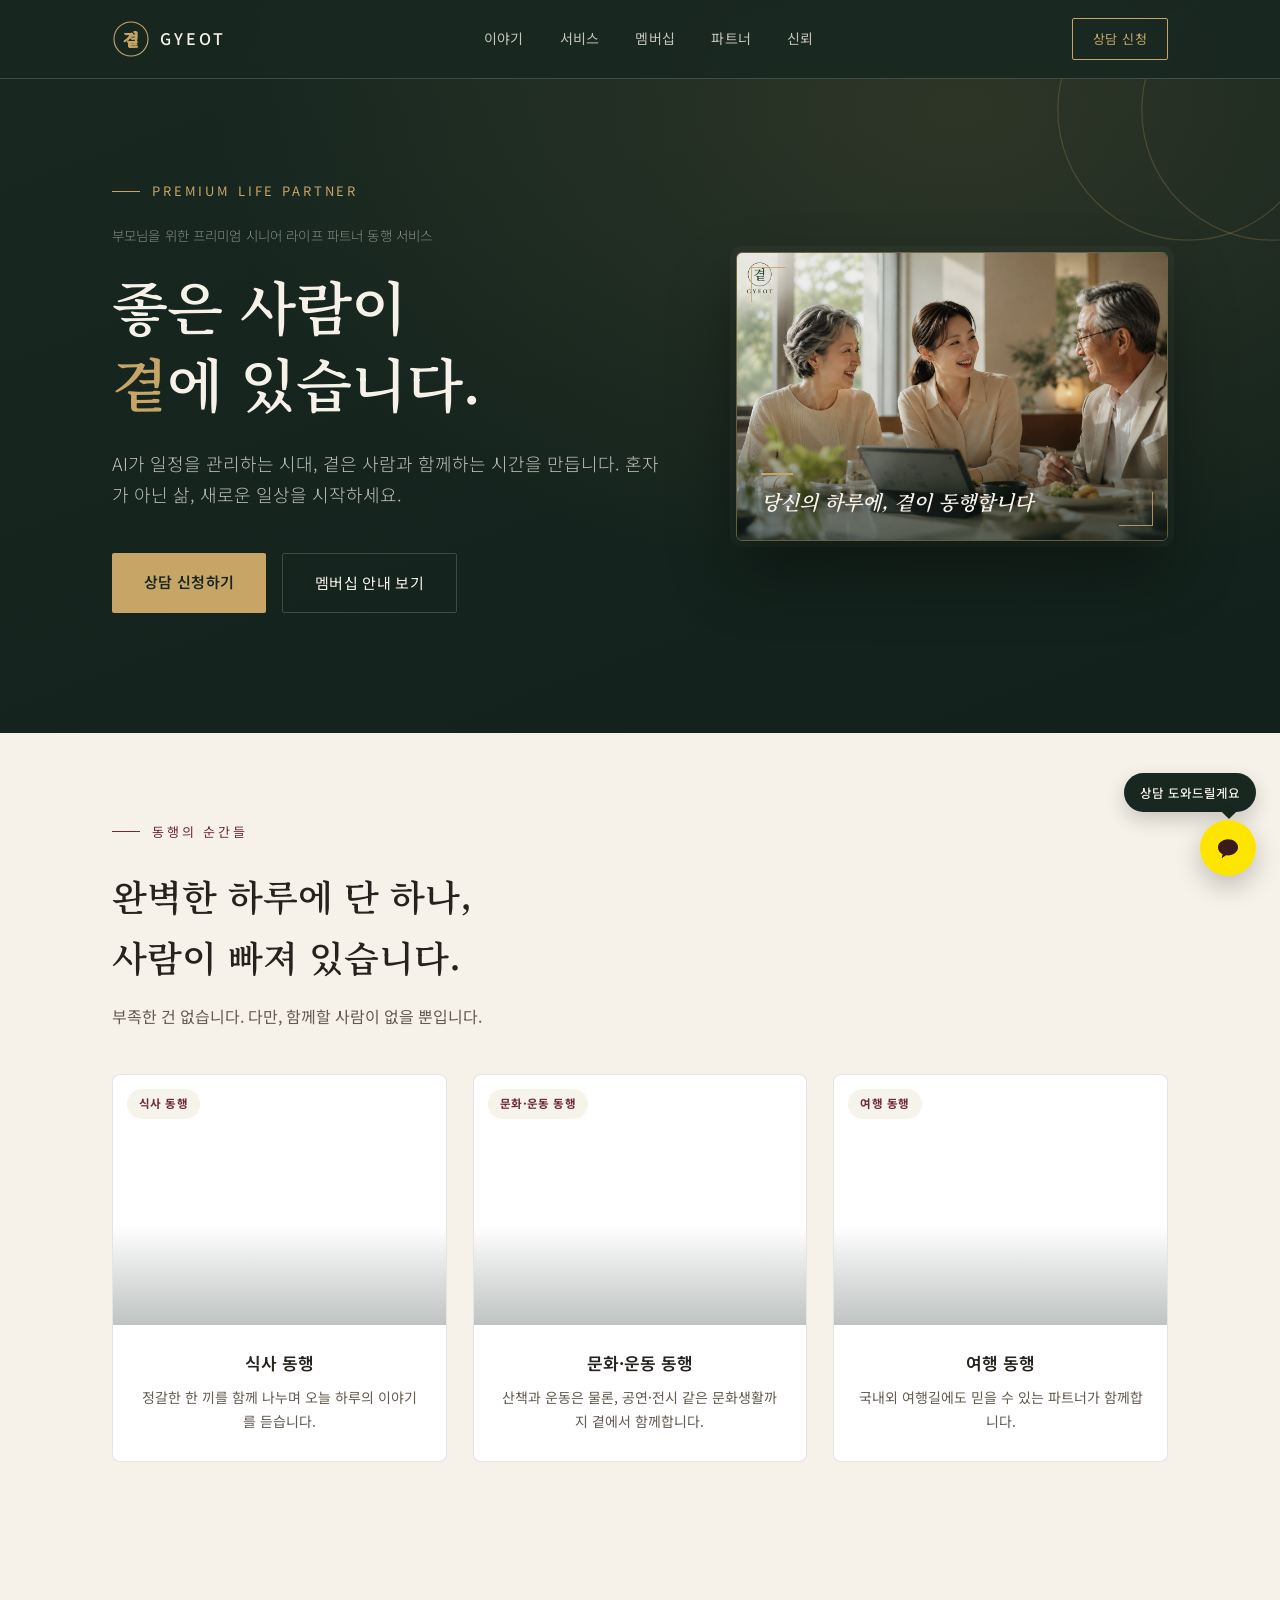
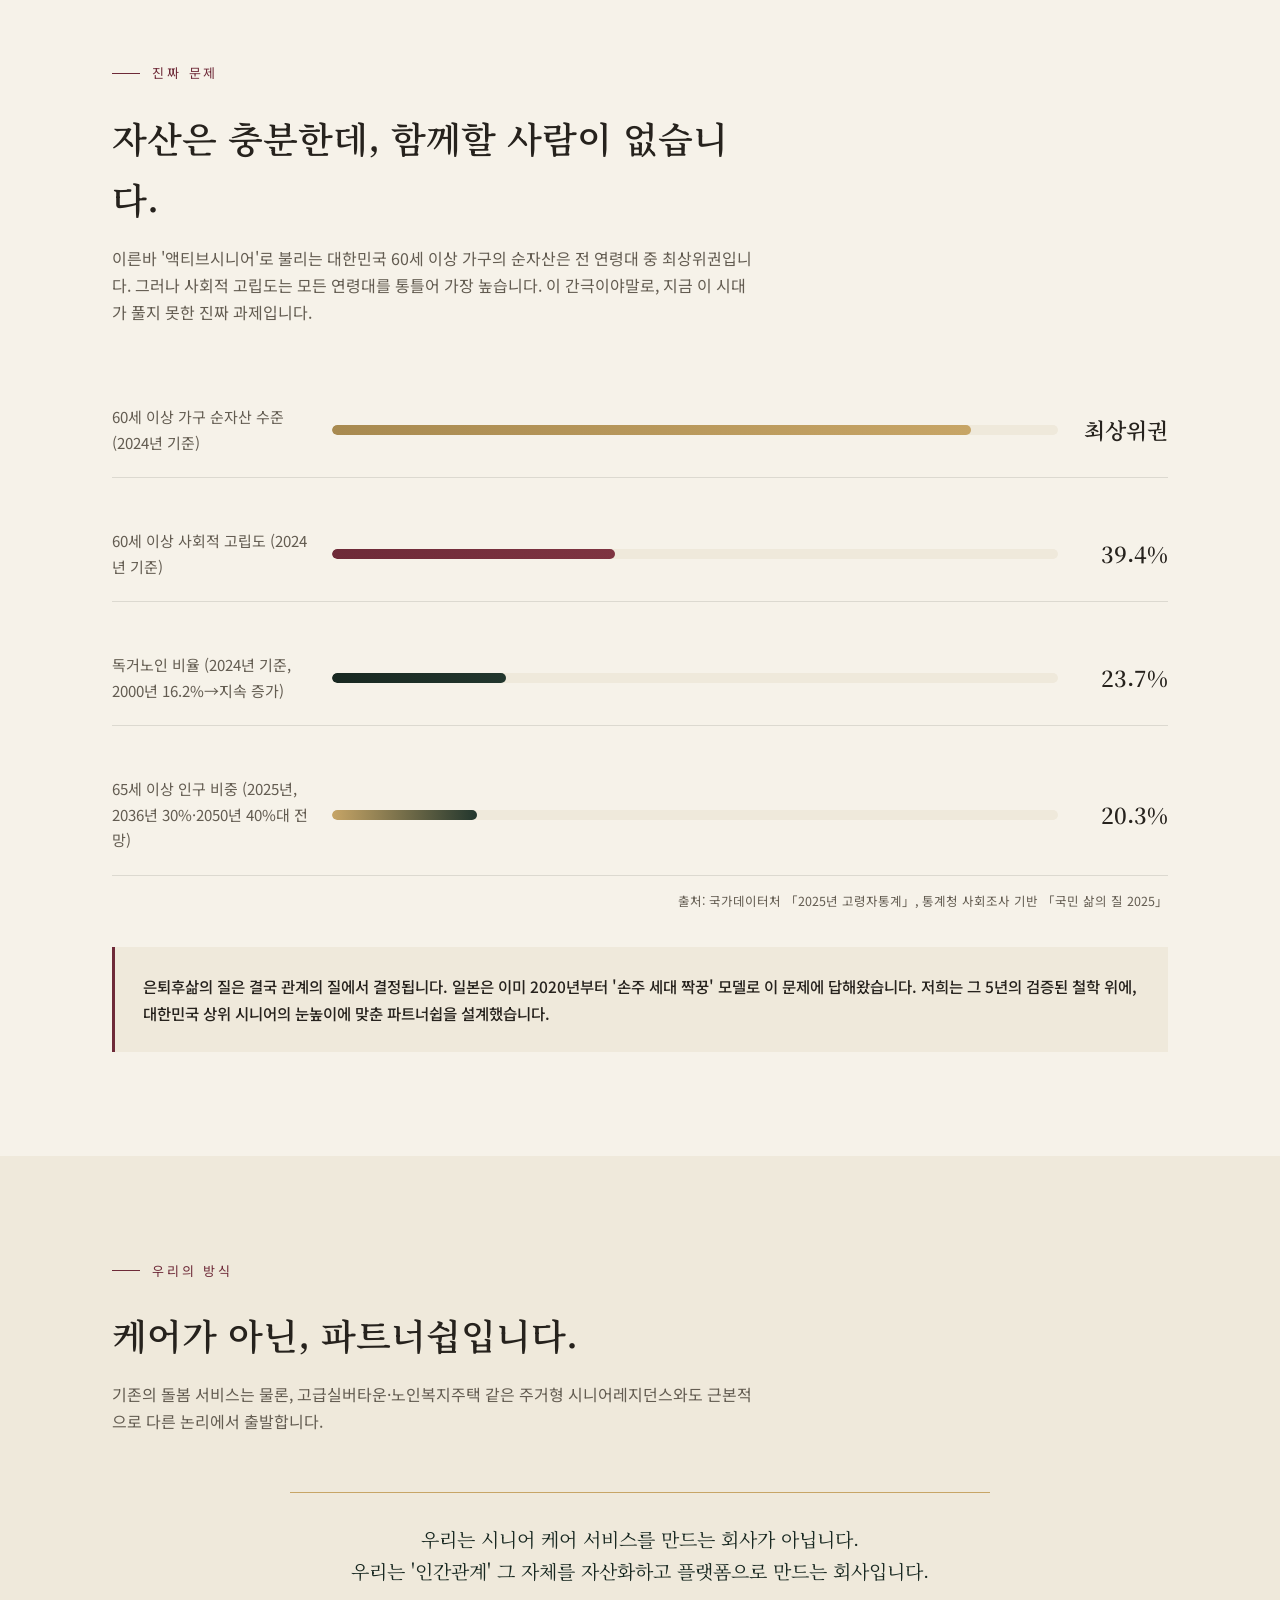
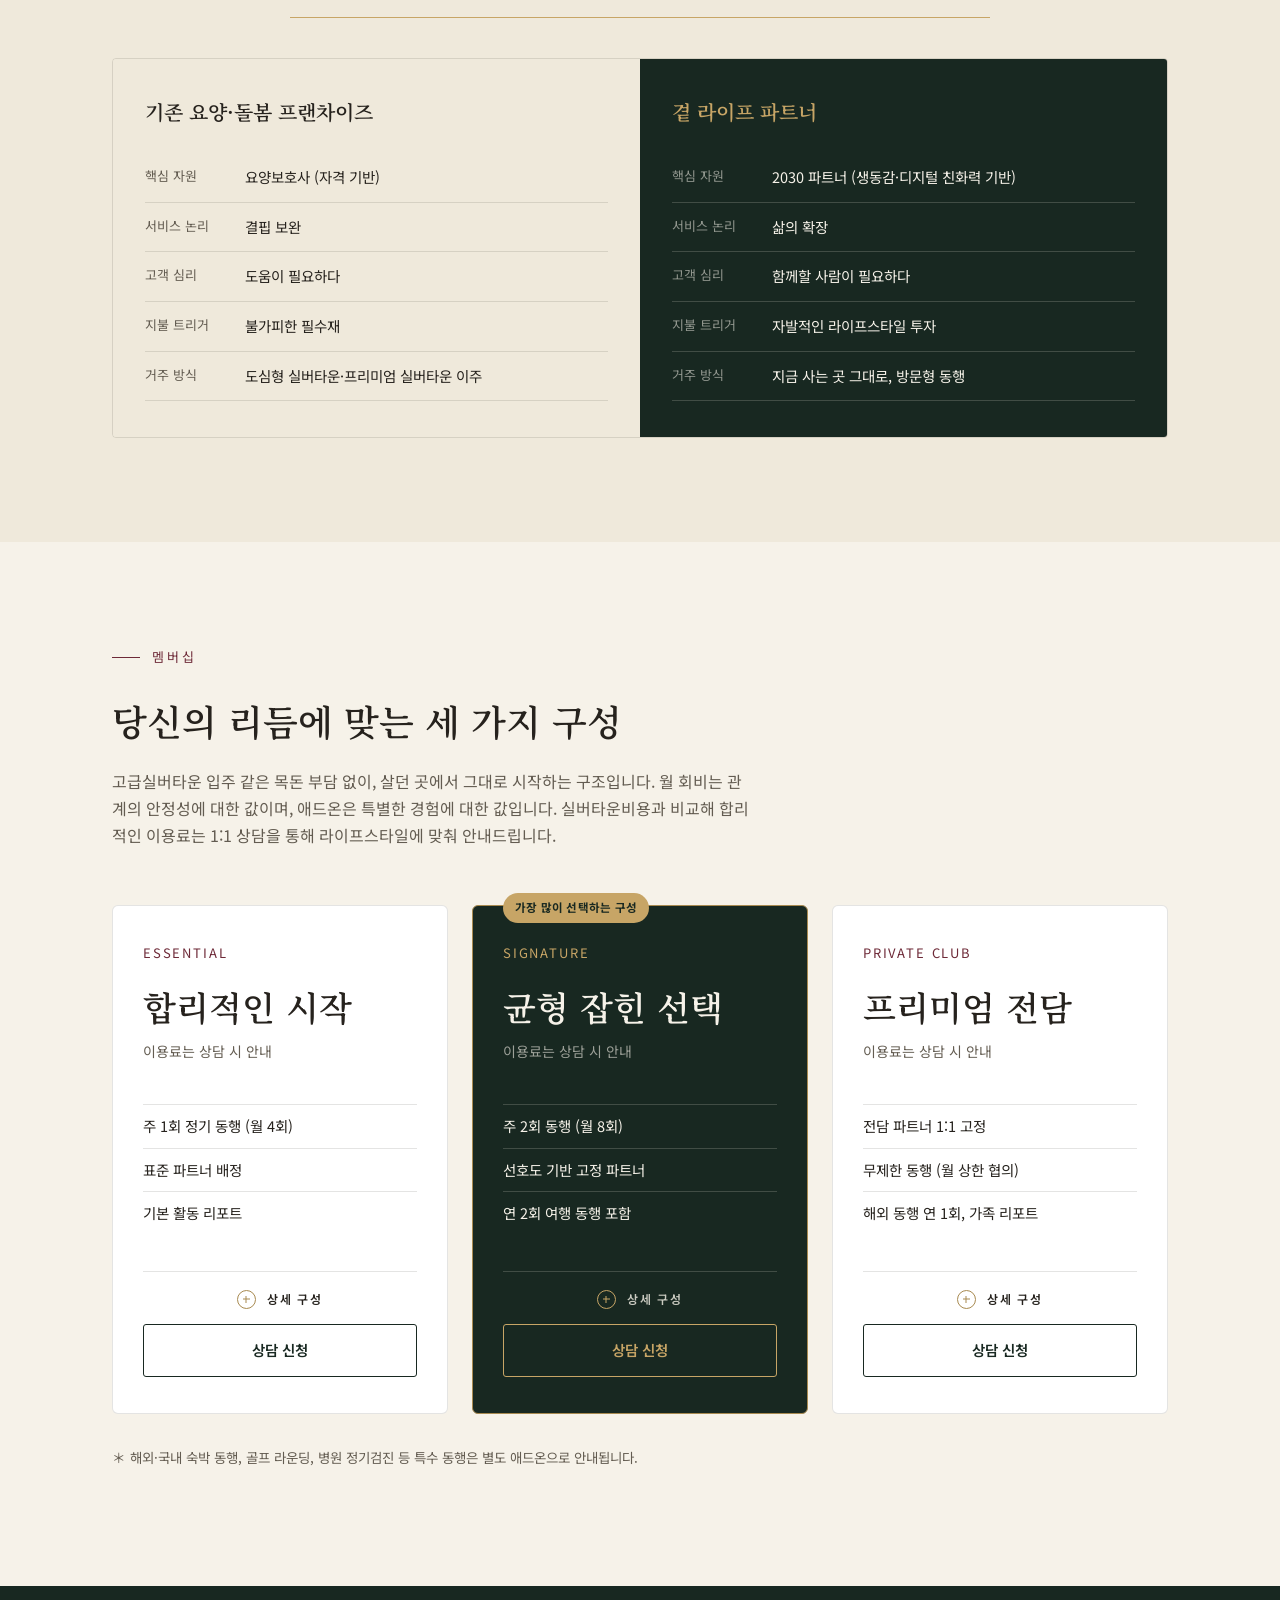
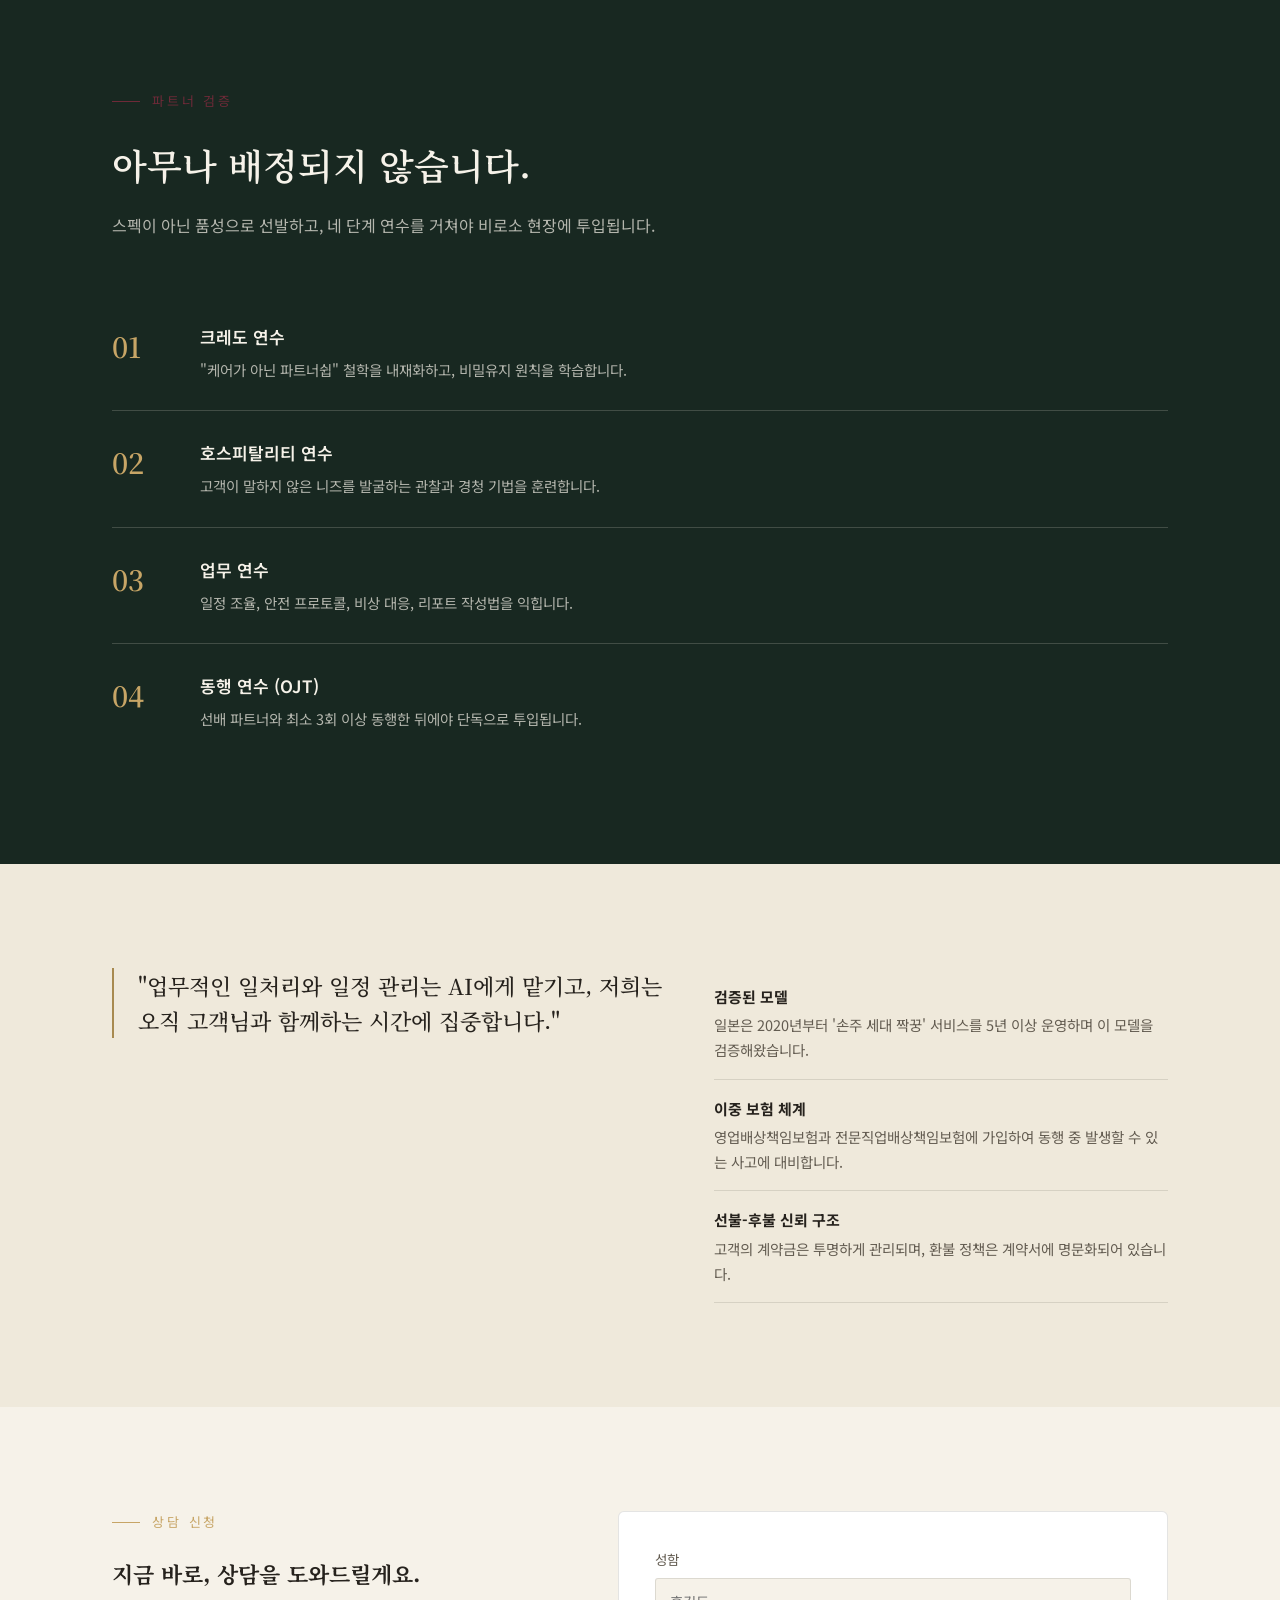
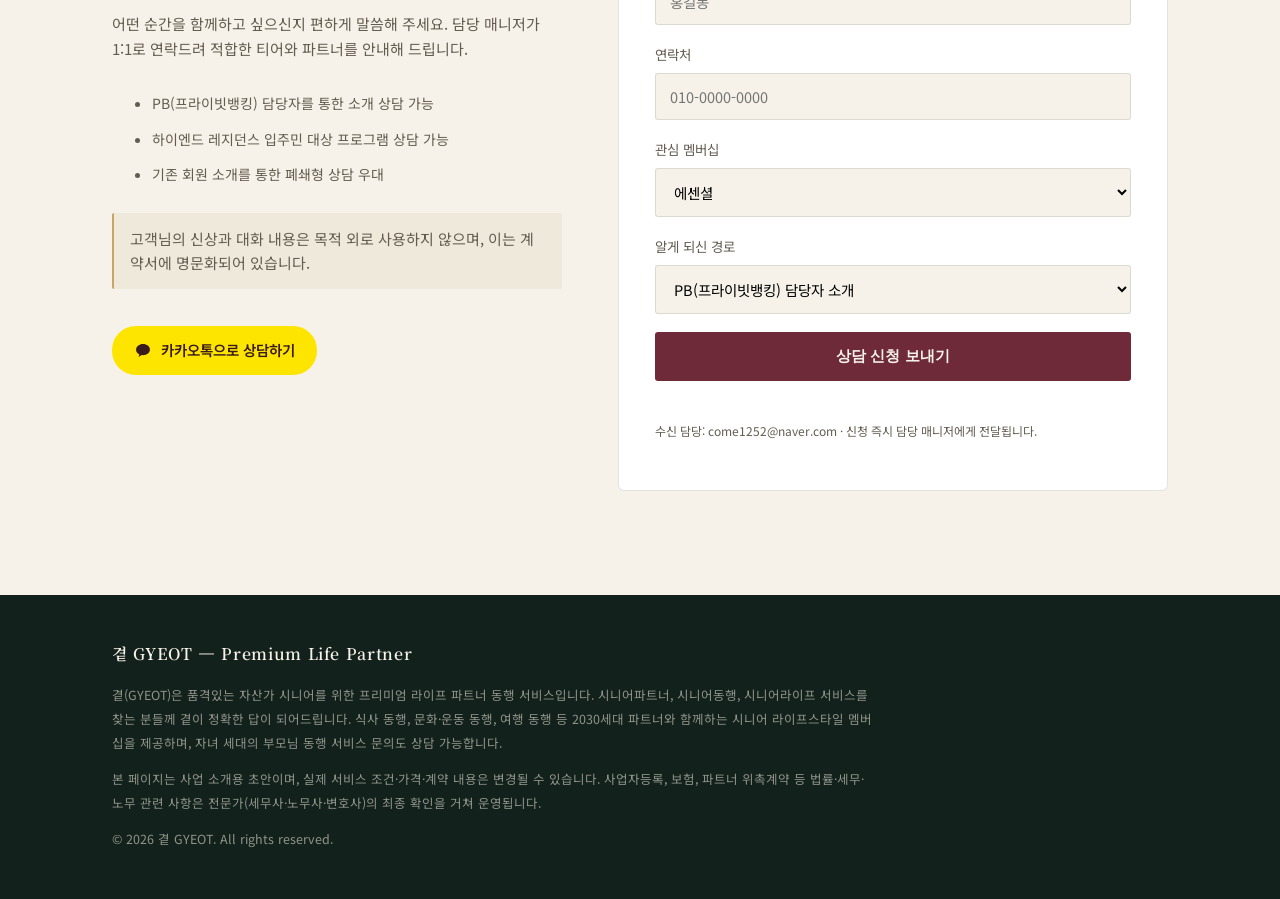
<file: index.html>
<!DOCTYPE html>
<html lang="ko">
<head>
<meta charset="UTF-8">
<meta name="viewport" content="width=device-width, initial-scale=1.0">

<!-- Google Analytics (GA4) -->
<script async src="https://www.googletagmanager.com/gtag/js?id=G-VMFBPP79ZT"></script>
<script>
  window.dataLayer = window.dataLayer || [];
  function gtag(){dataLayer.push(arguments);}
  gtag('js', new Date());
  gtag('config', 'G-VMFBPP79ZT');
</script>

<title>곁 GYEOT | 시니어동행,시니어라이프,시니어파트너·액티브시니어 프리미엄 멤버십</title>
<meta name="description" content="곁(GYEOT)은 시니어 동행 서비스이자 시니어 라이프 파트너 멤버십입니다. 액티브시니어와 자산가 시니어를 위한 프리미엄 동행으로, 부모님 동행 서비스 상담도 가능합니다. 식사 동행·문화·운동 동행·여행 동행까지 2030세대 파트너가 시니어의 삶의 질을 높여드립니다.">
<meta name="keywords" content="시니어라이프,시니어파트너, 시니어동행,부모님동행, 액티브시니어, 고급실버타운,슬기로운실버타운, 도심형실버타운, 노인복지주택, 시니어레지던스, 자산가시니어, 상위시니어 서비스, 부모님외로움해소, 은퇴후삶, 곁 GYEOT">

<meta name="theme-color" content="#182821">
<link rel="icon" href="favicon.svg" type="image/svg+xml">
<link rel="canonical" href="https://winnersyun.github.io/">

<!-- 구글 서치 콘솔 소유 확인 코드 (Search Console에서 발급받은 값으로 교체) -->
<meta name="google-site-verification" content="hd6xPk0o1b1uVHRp_wEPYw2aBQ_Tg3n7gDd6WXeqqhU">
<meta name="google-site-verification" content="R03F8mWsS5QVvwJovxdrcDCQamRVydKCYW9FlM5_BTQ">
<!-- 네이버 서치어드바이저 소유 확인 코드 (네이버에서 발급받은 값으로 교체) -->
<meta name="naver-site-verification" content="1ef8a195d69f2d5d4176485e59b6c8ae91f205eb">
<meta name="naver-site-verification" content="f90962af526f15ece316d5c9e610520f54307bd1">

<meta property="og:type" content="website">
<meta property="og:locale" content="ko_KR">
<meta property="og:title" content="곁 GYEOT | 시니어동행,시니어라이프,시니어파트너·액티브시니어 프리미엄 멤버십">
<meta property="og:description" content="시니어동행, 시니어라이프, 시니어파트너 멤버십. 액티브시니어와 자산가시니어를 위한 프리미엄 동행, 부모님동행 상담도 가능합니다. 좋은 사람이 곁에 있습니다.">
<meta property="og:image" content="https://winnersyun.github.io/images/hero-dining.jpg">
<meta property="og:url" content="https://winnersyun.github.io/">
<meta name="twitter:card" content="summary_large_image">

<!-- 네이버 애널리틱스 -->
<script type="text/javascript" src="//wcs.naver.net/wcslog.js"></script>
<script type="text/javascript">
if (!wcs_add) var wcs_add = {};
wcs_add["wa"] = "1ba94e55236eb70";
if (window.wcs) {
  wcs.inflow("winnersyun.github.io");
  wcs_do();
}
</script>

<script type="application/ld+json">
{
  "@context": "https://schema.org",
  "@type": "Service",
  "serviceType": "시니어동행,시니어라이프,시니어파트너 서비스",
  "name": "곁 GYEOT",
  "description": "시니어동행, 시니어라이프, 시니어파트너 멤버십. 액티브시니어와 자산가시니어를 위한 프리미엄 서비스로, 부모님동행, 식사 동행, 문화·운동 동행, 여행 동행 등을 제공합니다.",
  "provider": {
    "@type": "Organization",
    "name": "곁 GYEOT",
    "url": "https://winnersyun.github.io/"
  },
  "areaServed": { "@type": "Country", "name": "대한민국" },
  "audience": { "@type": "PeopleAudience", "suggestedMinAge": 60 },
  "offers": [
    { "@type": "Offer", "name": "Essential" },
    { "@type": "Offer", "name": "Signature" },
    { "@type": "Offer", "name": "Private Club" }
  ]
}
</script>

<link rel="preconnect" href="https://fonts.googleapis.com">
<link rel="preconnect" href="https://fonts.gstatic.com" crossorigin>
<link href="https://fonts.googleapis.com/css2?family=Noto+Serif+KR:wght@400;500;600;700&family=Noto+Sans+KR:wght@300;400;500;600;700&display=swap" rel="stylesheet">
<link rel="stylesheet" href="css/style.css">
</head>
<body>

<header>
  <div class="nav">
    <div class="brand">
      <span class="mark">
        <svg width="38" height="38" viewBox="0 0 38 38">
          <circle cx="19" cy="19" r="17" fill="none" stroke="#C7A566" stroke-width="1.1"/>
          <text x="19" y="26" text-anchor="middle" font-family="'Noto Serif KR',serif" font-weight="700" font-size="17" fill="#C7A566">곁</text>
        </svg>
      </span>
      <span style="font-size:16px; letter-spacing:0.18em; font-weight:500; color:var(--ivory);">GYEOT</span>
    </div>
    <nav class="links">
      <a href="#insight">이야기</a>
      <a href="#service">서비스</a>
      <a href="#membership">멤버십</a>
      <a href="#partner">파트너</a>
      <a href="#trust">신뢰</a>
    </nav>
    <div class="nav-actions">
      <a class="nav-cta" href="#contact">상담 신청</a>
      <button class="nav-toggle" aria-label="메뉴 열기/닫기" aria-expanded="false">
        <span></span><span></span><span></span>
      </button>
    </div>
  </div>
  <div class="mobile-panel">
    <a href="#insight">이야기</a>
    <a href="#service">서비스</a>
    <a href="#membership">멤버십</a>
    <a href="#partner">파트너</a>
    <a href="#trust">신뢰</a>
    <a class="mobile-cta" href="#contact">상담 신청</a>
  </div>
</header>

<section class="hero">
  <div class="wrap">
    <div class="hero-grid">
      <div>
        <div class="eyebrow">PREMIUM LIFE PARTNER</div>
        <p class="eyebrow-kr">부모님을 위한 프리미엄 시니어 라이프 파트너 동행 서비스</p>
        <h1>좋은 사람이<br><em>곁</em>에 있습니다.</h1>
        <p class="lead">AI가 일정을 관리하는 시대, 곁은 사람과 함께하는 시간을 만듭니다. 혼자가 아닌 삶, 새로운 일상을 시작하세요.</p>
        <div class="cta-row">
          <a class="btn-gold" href="#contact">상담 신청하기</a>
          <a class="btn-ghost" href="#membership">멤버십 안내 보기</a>
        </div>
      </div>
      <div class="hero-visual">
        <div class="hero-visual-frame">
          <img src="images/hero-dining.jpg" alt="시니어 부부와 라이프 파트너가 태블릿을 사이에 두고 함께 저녁 식사를 하며 대화하는 모습">
          <div class="hero-visual-corner"></div>
          <div class="hero-visual-caption">당신의 하루에, 곁이 동행합니다</div>
        </div>
      </div>
    </div>
  </div>
</section>

<section class="moments">
  <div class="wrap">
    <div class="section-head reveal" style="margin:0 0 44px;">
      <div class="eyebrow">동행의 순간들</div>
      <h2>완벽한 하루에 단 하나,<br>사람이 빠져 있습니다.</h2>
      <p>부족한 건 없습니다. 다만, 함께할 사람이 없을 뿐입니다.</p>
    </div>
    <div class="moment-grid reveal">
      <div class="moment-card">
        <div class="moment-photo has-slides">
          <span class="moment-tag">식사 동행</span>
          <img class="slide" src="images/moment-dining.png" alt="시니어 고객과 파트너가 레스토랑에서 마주 앉아 식사하며 대화하는 모습">
          <img class="slide" src="images/hero-dining.jpg" alt="시니어 부부와 라이프 파트너가 함께 저녁 식사를 하며 대화하는 모습">
        </div>
        <div class="moment-body">
          <h4>식사 동행</h4>
          <p>정갈한 한 끼를 함께 나누며 오늘 하루의 이야기를 듣습니다.</p>
        </div>
      </div>
      <div class="moment-card">
        <div class="moment-photo has-slides">
          <span class="moment-tag">문화·운동 동행</span>
          <img class="slide" src="images/moment-walk.jpg" alt="시니어 고객과 파트너가 호숫가를 따라 함께 산책하는 모습">
          <img class="slide" src="images/moment-walk2.jpg" alt="시니어 고객과 파트너가 나란히 앉아 클래식 공연을 관람하는 모습">
        </div>
        <div class="moment-body">
          <h4>문화·운동 동행</h4>
          <p>산책과 운동은 물론, 공연·전시 같은 문화생활까지 곁에서 함께합니다.</p>
        </div>
      </div>
      <div class="moment-card">
        <div class="moment-photo has-slides">
          <span class="moment-tag">여행 동행</span>
          <img class="slide" src="images/moment-travel.jpg" alt="시니어 고객 부부와 파트너가 공항에서 여행을 준비하는 모습">
          <img class="slide" src="images/moment-travel2.jpg" alt="시니어 부부와 파트너가 고궁을 함께 산책하며 여행하는 모습">
        </div>
        <div class="moment-body">
          <h4>여행 동행</h4>
          <p>국내외 여행길에도 믿을 수 있는 파트너가 함께합니다.</p>
        </div>
      </div>
    </div>
  </div>
</section>

<section id="insight">
  <div class="wrap">
    <div class="section-head reveal">
      <div class="eyebrow">진짜 문제</div>
      <h2>자산은 충분한데, 함께할 사람이 없습니다.</h2>
      <p>이른바 '액티브시니어'로 불리는 대한민국 60세 이상 가구의 순자산은 전 연령대 중 최상위권입니다. 그러나 사회적 고립도는 모든 연령대를 통틀어 가장 높습니다. 이 간극이야말로, 지금 이 시대가 풀지 못한 진짜 과제입니다.</p>
    </div>
    <div class="gap-compare reveal">
      <div class="gap-row a">
        <div class="label">60세 이상 가구 순자산 수준 (2024년 기준)</div>
        <div class="bar-track"><div class="bar-fill"></div></div>
        <div class="num">최상위권</div>
      </div>
      <div class="gap-row b">
        <div class="label">60세 이상 사회적 고립도 (2024년 기준)</div>
        <div class="bar-track"><div class="bar-fill"></div></div>
        <div class="num">39.4%</div>
      </div>
      <div class="gap-row c">
        <div class="label">독거노인 비율 (2024년 기준, 2000년 16.2%→지속 증가)</div>
        <div class="bar-track"><div class="bar-fill"></div></div>
        <div class="num">23.7%</div>
      </div>
      <div class="gap-row d">
        <div class="label">65세 이상 인구 비중 (2025년, 2036년 30%·2050년 40%대 전망)</div>
        <div class="bar-track"><div class="bar-fill"></div></div>
        <div class="num">20.3%</div>
      </div>
    </div>
    <p class="stat-source">출처: 국가데이터처 「2025년 고령자통계」, 통계청 사회조사 기반 「국민 삶의 질 2025」</p>
    <div class="insight-note reveal">
      은퇴후삶의 질은 결국 관계의 질에서 결정됩니다. 일본은 이미 2020년부터 '손주 세대 짝꿍' 모델로 이 문제에 답해왔습니다. 저희는 그 5년의 검증된 철학 위에, 대한민국 상위 시니어의 눈높이에 맞춘 파트너쉽을 설계했습니다.
    </div>
  </div>
</section>

<section id="service" style="background:var(--ivory-deep);">
  <div class="wrap">
    <div class="section-head reveal">
      <div class="eyebrow">우리의 방식</div>
      <h2>케어가 아닌, 파트너쉽입니다.</h2>
      <p>기존의 돌봄 서비스는 물론, 고급실버타운·노인복지주택 같은 주거형 시니어레지던스와도 근본적으로 다른 논리에서 출발합니다.</p>
    </div>
    <blockquote class="brand-philosophy reveal">
      우리는 시니어 케어 서비스를 만드는 회사가 아닙니다.<br>우리는 '인간관계' 그 자체를 자산화하고 플랫폼으로 만드는 회사입니다.
    </blockquote>
    <div class="compare-grid reveal">
      <div class="compare-col old">
        <h3>기존 요양·돌봄 프랜차이즈</h3>
        <div class="compare-item"><span class="k">핵심 자원</span><span>요양보호사 (자격 기반)</span></div>
        <div class="compare-item"><span class="k">서비스 논리</span><span>결핍 보완</span></div>
        <div class="compare-item"><span class="k">고객 심리</span><span>도움이 필요하다</span></div>
        <div class="compare-item"><span class="k">지불 트리거</span><span>불가피한 필수재</span></div>
        <div class="compare-item"><span class="k">거주 방식</span><span>도심형 실버타운·프리미엄 실버타운 이주</span></div>
      </div>
      <div class="compare-col new">
        <h3>곁 라이프 파트너</h3>
        <div class="compare-item"><span class="k">핵심 자원</span><span>2030 파트너 (생동감·디지털 친화력 기반)</span></div>
        <div class="compare-item"><span class="k">서비스 논리</span><span>삶의 확장</span></div>
        <div class="compare-item"><span class="k">고객 심리</span><span>함께할 사람이 필요하다</span></div>
        <div class="compare-item"><span class="k">지불 트리거</span><span>자발적인 라이프스타일 투자</span></div>
        <div class="compare-item"><span class="k">거주 방식</span><span>지금 사는 곳 그대로, 방문형 동행</span></div>
      </div>
    </div>
  </div>
</section>

<section id="membership">
  <div class="wrap">
    <div class="section-head reveal">
      <div class="eyebrow">멤버십</div>
      <h2>당신의 리듬에 맞는 세 가지 구성</h2>
      <p>고급실버타운 입주 같은 목돈 부담 없이, 살던 곳에서 그대로 시작하는 구조입니다. 월 회비는 관계의 안정성에 대한 값이며, 애드온은 특별한 경험에 대한 값입니다. 실버타운비용과 비교해 합리적인 이용료는 1:1 상담을 통해 라이프스타일에 맞춰 안내드립니다.</p>
    </div>
    <div class="tier-grid reveal">
      <div class="tier-card">
        <div class="tier-name">Essential</div>
        <div class="tier-price">합리적인 시작</div>
        <div class="tier-note">이용료는 상담 시 안내</div>
        <ul class="tier-list">
          <li>주 1회 정기 동행 (월 4회)</li>
          <li>표준 파트너 배정</li>
          <li>기본 활동 리포트</li>
        </ul>
        <details class="tier-details">
          <summary class="tier-toggle">
            <span class="tier-toggle-icon"></span>
            <span class="tier-toggle-label">
              <span class="label-closed">상세 구성</span>
              <span class="label-open">접기</span>
            </span>
          </summary>
          <div class="tier-detail">
            <p class="tier-detail-recommend">이런 분께 추천드려요 — 처음 시작하시는 분, 가볍게 안부를 확인하고 싶으신 자녀분들께</p>
            <ul class="benefit-list">
              <li><span class="emoji">📅</span> 주 1회, 월 4회 정기 동행 (회당 약 2시간)</li>
              <li><span class="emoji">🧑‍🤝‍🧑</span> 표준 파트너 배정 (성향 데이터 기반 매칭)</li>
              <li><span class="emoji">📋</span> 월 1회 기본 활동 리포트 (텍스트+사진)</li>
              <li><span class="emoji">🛡️</span> 배상책임보험 적용, 위치 체크인</li>
            </ul>
          </div>
        </details>
        <a class="tier-btn" href="#contact">상담 신청</a>
      </div>
      <div class="tier-card featured">
        <div class="tier-name">Signature</div>
        <div class="tier-price">균형 잡힌 선택</div>
        <div class="tier-note">이용료는 상담 시 안내</div>
        <ul class="tier-list">
          <li>주 2회 동행 (월 8회)</li>
          <li>선호도 기반 고정 파트너</li>
          <li>연 2회 여행 동행 포함</li>
        </ul>
        <details class="tier-details">
          <summary class="tier-toggle">
            <span class="tier-toggle-icon"></span>
            <span class="tier-toggle-label">
              <span class="label-closed">상세 구성</span>
              <span class="label-open">접기</span>
            </span>
          </summary>
          <div class="tier-detail">
            <p class="tier-detail-recommend">이런 분께 추천드려요 — 매주 안부가 궁금하신 자녀분들, 관계의 연속성을 원하시는 분께</p>
            <ul class="benefit-list">
              <li><span class="emoji">📅</span> 주 2회, 월 8회 동행</li>
              <li><span class="emoji">🧑‍🤝‍🧑</span> 선호도 기반 고정 파트너 배정</li>
              <li><span class="emoji">📋</span> 매 세션 AI 자동 요약 + 월간 리포트</li>
              <li><span class="emoji">👨‍👩‍👧</span> 자녀용 리포트 옵션 (추가 안내)</li>
              <li><span class="emoji">🛡️</span> 이중 보험 + 응급 우선 대응</li>
              <li><span class="emoji">✈️</span> 연 2회 여행 동행 포함</li>
            </ul>
          </div>
        </details>
        <a class="tier-btn" href="#contact">상담 신청</a>
      </div>
      <div class="tier-card">
        <div class="tier-name">Private Club</div>
        <div class="tier-price">프리미엄 전담</div>
        <div class="tier-note">이용료는 상담 시 안내</div>
        <ul class="tier-list">
          <li>전담 파트너 1:1 고정</li>
          <li>무제한 동행 (월 상한 협의)</li>
          <li>해외 동행 연 1회, 가족 리포트</li>
        </ul>
        <details class="tier-details">
          <summary class="tier-toggle">
            <span class="tier-toggle-icon"></span>
            <span class="tier-toggle-label">
              <span class="label-closed">상세 구성</span>
              <span class="label-open">접기</span>
            </span>
          </summary>
          <div class="tier-detail">
            <p class="tier-detail-recommend">이런 분께 추천드려요 — 부모님께 최고 수준의 전담 케어를 선사하고 싶으신 자녀분들께</p>
            <ul class="benefit-list">
              <li><span class="emoji">📅</span> 무제한 동행, 전담 파트너 1:1 고정</li>
              <li><span class="emoji">🧑‍🤝‍🧑</span> 실버~골드 등급 전담 배정</li>
              <li><span class="emoji">📋</span> 매 세션 상세 리포트 자동 발송 + 이상징후 AI 감지</li>
              <li><span class="emoji">🛡️</span> 전 항목 + 매니저 즉시 개입</li>
              <li><span class="emoji">🌍</span> 해외 동행 연 1회</li>
              <li><span class="emoji">👨‍👩‍👧</span> 자녀 전용 상담 창구 별도 배정</li>
            </ul>
          </div>
        </details>
        <a class="tier-btn" href="#contact">상담 신청</a>
      </div>
    </div>
    <p class="addon-note">＊ 해외·국내 숙박 동행, 골프 라운딩, 병원 정기검진 등 특수 동행은 별도 애드온으로 안내됩니다.</p>
  </div>
</section>

<section id="partner" class="dark-bg">
  <div class="wrap">
    <div class="section-head reveal">
      <div class="eyebrow">파트너 검증</div>
      <h2>아무나 배정되지 않습니다.</h2>
      <p>스펙이 아닌 품성으로 선발하고, 네 단계 연수를 거쳐야 비로소 현장에 투입됩니다.</p>
    </div>
    <div class="steps reveal">
      <div class="step">
        <div class="step-num">01</div>
        <div><h4>크레도 연수</h4><p>"케어가 아닌 파트너쉽" 철학을 내재화하고, 비밀유지 원칙을 학습합니다.</p></div>
      </div>
      <div class="step">
        <div class="step-num">02</div>
        <div><h4>호스피탈리티 연수</h4><p>고객이 말하지 않은 니즈를 발굴하는 관찰과 경청 기법을 훈련합니다.</p></div>
      </div>
      <div class="step">
        <div class="step-num">03</div>
        <div><h4>업무 연수</h4><p>일정 조율, 안전 프로토콜, 비상 대응, 리포트 작성법을 익힙니다.</p></div>
      </div>
      <div class="step">
        <div class="step-num">04</div>
        <div><h4>동행 연수 (OJT)</h4><p>선배 파트너와 최소 3회 이상 동행한 뒤에야 단독으로 투입됩니다.</p></div>
      </div>
    </div>
  </div>
</section>

<section id="trust" style="background:var(--ivory-deep);">
  <div class="wrap">
    <div class="trust-grid">
      <div class="quote-block reveal">
        "업무적인 일처리와 일정 관리는 AI에게 맡기고, 저희는 오직 고객님과 함께하는 시간에 집중합니다."
      </div>
      <ul class="trust-list reveal">
        <li><b>검증된 모델</b>일본은 2020년부터 '손주 세대 짝꿍' 서비스를 5년 이상 운영하며 이 모델을 검증해왔습니다.</li>
        <li><b>이중 보험 체계</b>영업배상책임보험과 전문직업배상책임보험에 가입하여 동행 중 발생할 수 있는 사고에 대비합니다.</li>
        <li><b>선불-후불 신뢰 구조</b>고객의 계약금은 투명하게 관리되며, 환불 정책은 계약서에 명문화되어 있습니다.</li>
      </ul>
    </div>
  </div>
</section>

<section id="contact">
  <div class="wrap">
    <div class="contact-shell">
      <div class="contact-side reveal">
        <div class="eyebrow">상담 신청</div>
        <h3>지금 바로, 상담을 도와드릴게요.</h3>
        <p>어떤 순간을 함께하고 싶으신지 편하게 말씀해 주세요. 담당 매니저가 1:1로 연락드려 적합한 티어와 파트너를 안내해 드립니다.</p>
        <ul class="channel-list">
          <li>PB(프라이빗뱅킹) 담당자를 통한 소개 상담 가능</li>
          <li>하이엔드 레지던스 입주민 대상 프로그램 상담 가능</li>
          <li>기존 회원 소개를 통한 폐쇄형 상담 우대</li>
        </ul>
        <p class="privacy-note">고객님의 신상과 대화 내용은 목적 외로 사용하지 않으며, 이는 계약서에 명문화되어 있습니다.</p>
        <a class="kakao-btn" href="https://open.kakao.com/o/glyflmFi" target="_blank" rel="noopener">
          <svg width="18" height="18" viewBox="0 0 24 24"><path d="M12 4C6.9 4 2.75 7.36 2.75 11.5c0 2.65 1.72 4.98 4.32 6.33-.19.71-.69 2.56-.79 2.96-.12.5.18.49.38.36.16-.1 2.51-1.71 3.53-2.4.59.08 1.2.13 1.81.13 5.1 0 9.25-3.36 9.25-7.5S17.1 4 12 4Z" fill="currentColor"/></svg>
          카카오톡으로 상담하기
        </a>
      </div>
      <div class="form-card reveal">
        <form id="contactForm">
          <div class="form-fields" id="formFields">
            <div class="field"><label>성함</label><input type="text" name="name" required placeholder="홍길동"></div>
            <div class="field"><label>연락처</label><input type="tel" name="phone" required placeholder="010-0000-0000"></div>
            <div class="field">
              <label>관심 멤버십</label>
              <select name="tier">
                <option>에센셜</option>
                <option>시그니처</option>
                <option>프라이빗 클럽</option>
                <option>상담 후 결정</option>
              </select>
            </div>
            <div class="field">
              <label>알게 되신 경로</label>
              <select name="channel">
                <option>PB(프라이빗뱅킹) 담당자 소개</option>
                <option>하이엔드 레지던스 안내</option>
                <option>자녀·가족 추천</option>
                <option>지인 소개</option>
                <option>기타</option>
              </select>
            </div>
            <input type="hidden" name="_subject" value="[곁 GYEOT] 새 상담 신청이 도착했습니다">
            <input type="hidden" name="_template" value="table">
            <input type="hidden" name="_captcha" value="false">
            <button class="submit-btn" type="submit" id="submitBtn">상담 신청 보내기</button>
            <p class="form-note" id="formStatus" role="status" aria-live="polite"></p>
            <p class="form-note" style="margin-top:10px; font-size:12px;">수신 담당: come1252@naver.com · 신청 즉시 담당 매니저에게 전달됩니다.</p>
          </div>
          <div class="form-success" id="formSuccess" hidden role="status" aria-live="polite">
            <div class="form-success-icon">
              <svg width="30" height="30" viewBox="0 0 24 24" fill="none"><circle cx="12" cy="12" r="11" stroke="currentColor" stroke-width="1.4"/><path d="M7 12.5l3 3 7-7" stroke="currentColor" stroke-width="1.6" stroke-linecap="round" stroke-linejoin="round"/></svg>
            </div>
            <h4>상담 신청이 정상적으로 전송되었습니다.</h4>
            <p>담당 매니저가 확인 후 곧 연락드리겠습니다.<br>영업일 기준 1일 이내 회신을 원칙으로 합니다.</p>
            <button type="button" class="form-success-reset" id="formResetBtn">새 상담 신청 작성하기</button>
          </div>
        </form>
      </div>
    </div>
  </div>
</section>

<footer>
  <div class="wrap">
    <div class="brand serif" style="font-size:16px;">곁 GYEOT — Premium Life Partner</div>
    <p class="disclaimer">곁(GYEOT)은 품격있는 자산가 시니어를 위한 프리미엄 라이프 파트너 동행 서비스입니다. 시니어파트너, 시니어동행, 시니어라이프 서비스를 찾는 분들께 곁이 정확한 답이 되어드립니다. 식사 동행, 문화·운동 동행, 여행 동행 등 2030세대 파트너와 함께하는 시니어 라이프스타일 멤버십을 제공하며, 자녀 세대의 부모님 동행 서비스 문의도 상담 가능합니다.</p>
    <p class="disclaimer">본 페이지는 사업 소개용 초안이며, 실제 서비스 조건·가격·계약 내용은 변경될 수 있습니다. 사업자등록, 보험, 파트너 위촉계약 등 법률·세무·노무 관련 사항은 전문가(세무사·노무사·변호사)의 최종 확인을 거쳐 운영됩니다.</p>
    <p>© 2026 곁 GYEOT. All rights reserved.</p>
  </div>
</footer>

<script src="js/main.js" defer></script>

<div class="kakao-tooltip">상담 도와드릴게요</div>
<a class="kakao-float" href="https://open.kakao.com/o/glyflmFi" target="_blank" rel="noopener" aria-label="카카오톡 상담">
  <svg width="26" height="26" viewBox="0 0 24 24"><path d="M12 4C6.9 4 2.75 7.36 2.75 11.5c0 2.65 1.72 4.98 4.32 6.33-.19.71-.69 2.56-.79 2.96-.12.5.18.49.38.36.16-.1 2.51-1.71 3.53-2.4.59.08 1.2.13 1.81.13 5.1 0 9.25-3.36 9.25-7.5S17.1 4 12 4Z" fill="#391B1B"/></svg>
</a>
</body>
</html>
</file>
<file: css/style.css>
:root{
    --ivory:#F6F2E9;
    --ivory-deep:#EFE9DB;
    --pine:#182821;
    --pine-soft:#22362D;
    --burgundy:#6E2A38;
    --burgundy-soft:#7E3441;
    --gold:#A88A50;
    --gold-bright:#C7A566;
    --ink:#26221D;
    --ink-soft:#635C51;
    --line:rgba(38,34,29,0.12);
    --line-on-dark:rgba(246,242,233,0.18);
  }
  *{box-sizing:border-box;}
  html{scroll-behavior:smooth;}
  body{
    margin:0;
    background:var(--ivory);
    color:var(--ink);
    font-family:'Noto Sans KR', sans-serif;
    font-weight:400;
    line-height:1.7;
    -webkit-font-smoothing:antialiased;
  }
  h1,h2,h3,.serif{ font-family:'Noto Serif KR', serif; }
  a{ color:inherit; }
  .wrap{ max-width:1120px; margin:0 auto; padding:0 32px; }
  @media (max-width:640px){ .wrap{ padding:0 20px; } }

  /* --- signature mark: interlocking companion circles --- */
  .mark{ display:inline-flex; align-items:center; gap:0; }
  .mark svg{ display:block; }

  /* --- nav --- */
  header{
    position:fixed; top:0; left:0; right:0; z-index:50;
    background:rgba(24,40,33,0.92);
    backdrop-filter:blur(6px);
    border-bottom:1px solid var(--line-on-dark);
  }
  .nav{
    display:flex; align-items:center; justify-content:space-between;
    padding:18px 32px; max-width:1120px; margin:0 auto;
  }
  .brand{
    display:flex; align-items:center; gap:10px;
    color:var(--ivory); letter-spacing:0.04em; font-size:19px; font-weight:600;
  }
  .brand .mark svg{ stroke:var(--gold-bright); }
  nav.links{ display:flex; gap:36px; font-size:14px; letter-spacing:0.02em; }
  nav.links a{ color:rgba(246,242,233,0.78); text-decoration:none; transition:color .2s; }
  nav.links a:hover{ color:var(--gold-bright); }
  .nav-cta{
    background:transparent; border:1px solid var(--gold-bright); color:var(--gold-bright);
    padding:9px 20px; font-size:13px; letter-spacing:0.03em; border-radius:2px;
    text-decoration:none; transition:all .25s; white-space:nowrap;
  }
  .nav-cta:hover{ background:var(--gold-bright); color:var(--pine); }
  .nav-actions{ display:flex; align-items:center; gap:14px; }
  .nav-toggle{
    display:none; background:none; border:none; cursor:pointer; padding:6px; width:34px; height:34px;
    position:relative; flex-shrink:0;
  }
  .nav-toggle span{
    display:block; width:20px; height:1.6px; background:var(--ivory); margin:5px auto 0;
    transition:transform .25s ease, opacity .25s ease;
  }
  .nav-toggle span:first-child{ margin-top:0; }
  .nav-toggle.active span:nth-child(1){ transform:translateY(6.6px) rotate(45deg); }
  .nav-toggle.active span:nth-child(2){ opacity:0; }
  .nav-toggle.active span:nth-child(3){ transform:translateY(-6.6px) rotate(-45deg); }
  .mobile-panel{ max-height:0; overflow:hidden; background:var(--pine-soft); transition:max-height .35s ease; }
  .mobile-panel a{
    display:block; padding:15px 24px; color:rgba(246,242,233,0.85); text-decoration:none; font-size:15px;
    border-top:1px solid var(--line-on-dark);
  }
  .mobile-panel a.mobile-cta{ color:var(--gold-bright); font-weight:600; }
  @media (min-width:801px){ .mobile-panel{ display:none; } }
  @media (max-width:800px){
    nav.links{ display:none; }
    .nav-toggle{ display:block; }
  }

  /* --- hero --- */
  .hero{
    background:
      radial-gradient(ellipse at 75% 15%, rgba(168,138,80,0.16), transparent 55%),
      linear-gradient(160deg, #182821 0%, #12211B 100%);
    color:var(--ivory);
    padding:180px 0 120px;
    position:relative;
    overflow:hidden;
  }
  .hero::after{
    content:"";
    position:absolute; right:-160px; top:-100px; width:420px; height:420px;
    background: url('data:image/svg+xml;utf8,<svg xmlns="http://www.w3.org/2000/svg" viewBox="0 0 200 200"><circle cx="80" cy="100" r="62" fill="none" stroke="%23C7A566" stroke-width="0.6" opacity="0.22"/><circle cx="120" cy="100" r="62" fill="none" stroke="%23C7A566" stroke-width="0.6" opacity="0.22"/></svg>') no-repeat center/contain;
    pointer-events:none;
  }
  .hero-grid{
    display:grid; grid-template-columns:1.15fr 0.85fr; gap:40px; align-items:center; position:relative; z-index:1;
  }
  @media (max-width:900px){ .hero-grid{ grid-template-columns:1fr; } .hero-visual{ order:-1; max-width:340px; margin:0 auto 20px; } }
  .hero-visual{ position:relative; }
  .hero-visual-frame{
    position:relative; border-radius:6px; overflow:hidden;
    border:1px solid rgba(199,165,102,0.45);
    box-shadow:0 32px 64px rgba(0,0,0,0.38), 0 0 0 6px rgba(246,242,233,0.03);
  }
  .hero-visual-frame img{ width:100%; display:block; filter:saturate(0.93) brightness(0.97); }
  .hero-visual-frame::after{
    content:""; position:absolute; inset:0; pointer-events:none;
    background:linear-gradient(180deg, rgba(24,40,33,0) 55%, rgba(18,33,27,0.62) 100%);
  }
  .hero-visual-frame::before{
    content:""; position:absolute; top:14px; left:14px; width:34px; height:34px;
    border-top:1.4px solid var(--gold-bright); border-left:1.4px solid var(--gold-bright);
    z-index:2; opacity:0.85;
  }
  .hero-visual-corner{
    position:absolute; bottom:14px; right:14px; width:34px; height:34px;
    border-bottom:1.4px solid var(--gold-bright); border-right:1.4px solid var(--gold-bright);
    z-index:2; opacity:0.85;
  }
  .hero-visual svg{ width:100%; height:auto; display:block; }
  .hero-visual-caption{
    position:absolute; left:24px; right:60px; bottom:24px; z-index:2;
    font-family:'Noto Serif KR',serif; font-style:italic; font-weight:600;
    font-size:clamp(16px, 2.1vw, 20px); line-height:1.45; color:var(--ivory);
    text-shadow:0 3px 16px rgba(0,0,0,0.55);
  }
  .hero-visual-caption::before{
    content:""; display:block; width:32px; height:1.5px; background:var(--gold-bright); margin-bottom:12px;
  }
  @media (max-width:640px){
    .hero-visual-caption{ font-size:15px; left:18px; right:48px; bottom:18px; }
  }
  .eyebrow{
    font-size:13px; letter-spacing:0.22em; text-transform:uppercase; color:var(--gold-bright);
    margin-bottom:22px; display:flex; align-items:center; gap:12px;
  }
  .eyebrow::before{ content:""; width:28px; height:1px; background:var(--gold-bright); display:inline-block; }
  .eyebrow-kr{
    font-size:13.5px; color:rgba(246,242,233,0.5); margin:0 0 20px; font-weight:300; letter-spacing:0.01em;
  }
  .hero h1{
    font-size:clamp(34px, 5.2vw, 58px);
    font-weight:600; line-height:1.32; margin:0 0 28px; max-width:720px;
    letter-spacing:-0.01em;
  }
  .hero h1 em{ font-style:normal; color:var(--gold-bright); }
  .hero p.lead{
    font-size:18px; color:rgba(246,242,233,0.75); max-width:560px; margin:0 0 44px; font-weight:300;
  }
  .cta-row{ display:flex; gap:16px; flex-wrap:wrap; }
  .btn-gold{
    background:var(--gold-bright); color:var(--pine); border:none; padding:16px 32px;
    font-size:15px; font-weight:600; letter-spacing:0.02em; border-radius:2px; cursor:pointer;
    text-decoration:none; display:inline-block; transition:transform .2s, box-shadow .2s;
  }
  .btn-gold:hover{ transform:translateY(-2px); box-shadow:0 12px 28px rgba(199,165,102,0.25); }
  .btn-ghost{
    background:transparent; color:var(--ivory); border:1px solid var(--line-on-dark); padding:16px 32px;
    font-size:15px; letter-spacing:0.02em; border-radius:2px; cursor:pointer; text-decoration:none; display:inline-block;
    transition:border-color .2s;
  }
  .btn-ghost:hover{ border-color:var(--gold-bright); }

  /* --- section shell --- */
  section{ padding:104px 0; }
  .section-head{ max-width:640px; margin:0 0 56px; }
  .section-head .eyebrow{ color:var(--burgundy); }
  .section-head .eyebrow::before{ background:var(--burgundy); }
  .section-head h2{ font-size:clamp(26px,3.4vw,36px); font-weight:600; margin:0 0 16px; color:var(--ink); }
  .section-head p{ color:var(--ink-soft); font-size:16px; margin:0; }
  .dark-bg{ background:var(--pine); color:var(--ivory); }
  .dark-bg .section-head h2{ color:var(--ivory); }
  .dark-bg .section-head p{ color:rgba(246,242,233,0.7); }

  /* --- insight: 격차 비교 --- */
  .moments{ padding:88px 0 96px; background:var(--ivory); }
  .moments .section-head{ margin-bottom:44px; }
  .moment-grid{ display:grid; grid-template-columns:repeat(3,1fr); gap:26px; }
  @media (max-width:800px){ .moment-grid{ grid-template-columns:1fr; } }
  .moment-card{
    background:#fff; border:1px solid var(--line); border-radius:8px; overflow:hidden;
    text-align:left; transition:transform .25s, box-shadow .25s;
  }
  .moment-card:hover{ transform:translateY(-5px); box-shadow:0 18px 34px rgba(38,34,29,0.09); }
  .moment-photo{ position:relative; aspect-ratio:4/3; overflow:hidden; }
  .moment-photo img{ width:100%; height:100%; object-fit:cover; display:block; filter:saturate(0.95); transition:transform .5s ease; }
  .moment-card:hover .moment-photo img{ transform:scale(1.04); }
  .moment-photo.has-slides img.slide{
    position:absolute; inset:0; opacity:0;
    animation:momentCrossfade 8s infinite, momentDrift 8s infinite ease-in-out;
  }
  .moment-photo.has-slides img.slide:nth-child(2){ animation-delay:4s, 4s; }
  @keyframes momentCrossfade{
    0%, 37.5%{ opacity:1; }
    50%, 87.5%{ opacity:0; }
    100%{ opacity:1; }
  }
  @keyframes momentDrift{
    0%{ transform:scale(1) translate(0,0); }
    50%{ transform:scale(1.07) translate(-1.2%, -0.8%); }
    100%{ transform:scale(1) translate(0,0); }
  }
  @media (prefers-reduced-motion: reduce){
    .moment-photo.has-slides img.slide{ animation:none; opacity:1; }
  }
  .moment-photo::after{
    content:""; position:absolute; inset:0;
    background:linear-gradient(180deg, rgba(24,40,33,0) 60%, rgba(24,40,33,0.28) 100%);
  }
  .moment-tag{
    position:absolute; top:14px; left:14px; z-index:2;
    background:rgba(246,242,233,0.92); color:var(--burgundy); font-size:11.5px; font-weight:700;
    letter-spacing:0.04em; padding:5px 12px; border-radius:20px;
  }
  .moment-body{ padding:24px 24px 28px; text-align:center; }
  .moment-body h4{ font-size:17px; margin:0 0 8px; font-weight:600; }
  .moment-body p{ font-size:14px; color:var(--ink-soft); margin:0; }

  .gap-compare{ display:grid; gap:28px; }
  .gap-row{
    display:grid; grid-template-columns:200px 1fr 90px; gap:20px; align-items:center;
    padding:22px 0; border-bottom:1px solid var(--line);
  }
  .gap-row .label{ font-size:15px; color:var(--ink-soft); }
  .gap-row .bar-track{ height:10px; background:var(--ivory-deep); border-radius:6px; overflow:hidden; }
  .gap-row .bar-fill{ height:100%; border-radius:6px; }
  .gap-row.a .bar-fill{ background:linear-gradient(90deg, var(--gold), var(--gold-bright)); width:88%; }
  .gap-row.b .bar-fill{ background:linear-gradient(90deg, var(--burgundy), var(--burgundy-soft)); width:39%; }
  .gap-row.c .bar-fill{ background:linear-gradient(90deg, var(--pine), var(--pine-soft)); width:24%; }
  .gap-row.d .bar-fill{ background:linear-gradient(90deg, var(--gold-bright), var(--pine-soft)); width:20%; }
  .stat-source{ margin-top:14px; font-size:12.5px; color:var(--ink-soft); text-align:right; }
  .gap-row .num{ font-family:'Noto Serif KR',serif; font-size:22px; text-align:right; font-weight:600; }
  .insight-note{
    margin-top:36px; padding:26px 28px; background:var(--ivory-deep); border-left:3px solid var(--burgundy);
    font-size:15.5px; color:var(--ink); font-weight:500;
  }

  /* --- 비교 테이블 --- */
  .brand-philosophy{
    margin:0 0 40px; padding:30px 40px; text-align:center; max-width:700px; margin-left:auto; margin-right:auto;
    font-family:'Noto Serif KR',serif; font-size:19px; line-height:1.7; color:var(--pine);
    border-top:1px solid var(--gold-bright); border-bottom:1px solid var(--gold-bright);
  }
  .compare-grid{ display:grid; grid-template-columns:1fr 1fr; gap:0; border:1px solid var(--line); border-radius:4px; overflow:hidden; }
  @media (max-width:720px){ .compare-grid{ grid-template-columns:1fr; } .brand-philosophy{ padding:24px 20px; font-size:17px; } }
  .compare-col{ padding:36px 32px; }
  .compare-col.old{ background:var(--ivory-deep); }
  .compare-col.new{ background:var(--pine); color:var(--ivory); }
  .compare-col h3{ font-size:20px; margin:0 0 24px; font-weight:600; }
  .compare-col.new h3{ color:var(--gold-bright); }
  .compare-item{ display:flex; gap:12px; padding:12px 0; border-bottom:1px solid var(--line); font-size:14.5px; }
  .compare-col.new .compare-item{ border-bottom:1px solid var(--line-on-dark); }
  .compare-item .k{ min-width:88px; color:var(--ink-soft); font-size:13px; }
  .compare-col.new .compare-item .k{ color:rgba(246,242,233,0.55); }

  /* --- 멤버십 --- */
  .tier-grid{ display:grid; grid-template-columns:repeat(3,1fr); gap:24px; align-items:start; }
  @media (max-width:900px){ .tier-grid{ grid-template-columns:1fr; } }
  .tier-card{
    background:#fff; border:1px solid var(--line); border-radius:6px; padding:36px 30px;
    display:flex; flex-direction:column; transition:transform .25s, box-shadow .25s;
  }
  .tier-card:hover{ transform:translateY(-6px); box-shadow:0 20px 40px rgba(38,34,29,0.08); }
  .tier-card.featured{
    background:var(--pine); color:var(--ivory); border-color:var(--gold);
    position:relative;
  }
  .tier-card.featured::before{
    content:"가장 많이 선택하는 구성"; position:absolute; top:-13px; left:30px;
    background:var(--gold-bright); color:var(--pine); font-size:11.5px; font-weight:700;
    padding:5px 12px; border-radius:20px; letter-spacing:0.02em;
  }
  .tier-name{ font-size:13px; letter-spacing:0.14em; text-transform:uppercase; color:var(--burgundy); margin-bottom:14px; }
  .tier-card.featured .tier-name{ color:var(--gold-bright); }
  .tier-price{ font-family:'Noto Serif KR',serif; font-size:34px; font-weight:600; margin:0 0 4px; }
  .tier-note{ font-size:14px; font-weight:400; color:var(--ink-soft); margin:0 0 14px; }
  .tier-card.featured .tier-note{ color:rgba(246,242,233,0.6); }
  .tier-list{ list-style:none; padding:0; margin:26px 0 32px; flex:1; }
  .tier-list li{ padding:9px 0; border-top:1px solid var(--line); font-size:14.5px; }
  .tier-card.featured .tier-list li{ border-top:1px solid var(--line-on-dark); }
  .tier-btn{
    text-align:center; padding:13px; border-radius:3px; text-decoration:none; font-size:14.5px; font-weight:600;
    border:1px solid var(--pine); color:var(--pine); transition:all .2s;
  }
  .tier-btn:hover{ background:var(--pine); color:var(--ivory); }
  .tier-card.featured .tier-btn{ border-color:var(--gold-bright); color:var(--gold-bright); }
  .tier-card.featured .tier-btn:hover{ background:var(--gold-bright); color:var(--pine); }
  .addon-note{ margin-top:32px; font-size:13.5px; color:var(--ink-soft); }

  /* --- 티어 아코디언 (details/summary, JS 불필요) --- */
  summary{ list-style:none; }
  summary::-webkit-details-marker{ display:none; }
  .tier-details{ margin-top:4px; }
  .tier-toggle{
    cursor:pointer; list-style:none;
    display:flex; align-items:center; justify-content:center; gap:11px;
    border-top:1px solid var(--line); padding:17px 0 15px;
    font-size:12px; font-weight:600; letter-spacing:0.16em; text-transform:uppercase;
    color:var(--ink); transition:color .2s;
  }
  .tier-toggle:hover{ color:var(--burgundy); }
  .tier-toggle::-webkit-details-marker{ display:none; }
  .tier-toggle::marker{ content:""; }
  .tier-card.featured .tier-toggle{ border-top:1px solid var(--line-on-dark); color:rgba(246,242,233,0.8); }
  .tier-card.featured .tier-toggle:hover{ color:var(--gold-bright); }

  .tier-toggle-icon{
    position:relative; width:19px; height:19px; border:1px solid var(--gold); border-radius:50%;
    flex-shrink:0; transition:transform .4s cubic-bezier(.4,0,.2,1);
  }
  .tier-toggle-icon::before, .tier-toggle-icon::after{
    content:""; position:absolute; background:var(--gold);
  }
  .tier-toggle-icon::before{ top:50%; left:5px; right:5px; height:1px; transform:translateY(-50%); }
  .tier-toggle-icon::after{ left:50%; top:5px; bottom:5px; width:1px; transform:translateX(-50%); }
  .tier-card.featured .tier-toggle-icon{ border-color:var(--gold-bright); }
  .tier-card.featured .tier-toggle-icon::before,
  .tier-card.featured .tier-toggle-icon::after{ background:var(--gold-bright); }
  .tier-details[open] .tier-toggle-icon{ transform:rotate(45deg); }

  .label-open{ display:none; }
  .tier-details[open] .label-closed{ display:none; }
  .tier-details[open] .label-open{ display:inline; }
  .tier-detail-recommend{
    font-size:12.5px; color:var(--ink-soft); font-style:italic; margin:10px 0 14px; line-height:1.6;
  }
  .tier-card.featured .tier-detail-recommend{ color:rgba(246,242,233,0.6); }
  .benefit-list{ list-style:none; padding:0; margin:0 0 4px; }
  .benefit-list li{
    display:flex; align-items:flex-start; gap:10px; padding:9px 0; border-top:1px solid var(--line);
    font-size:13.5px; line-height:1.55;
  }
  .tier-card.featured .benefit-list li{ border-top:1px solid var(--line-on-dark); color:rgba(246,242,233,0.85); }
  .benefit-list .emoji{ font-size:15px; flex-shrink:0; line-height:1.4; }

  /* --- 파트너 4단계 --- */
  .steps{ display:grid; gap:0; counter-reset:step; }
  .step{
    display:grid; grid-template-columns:64px 1fr; gap:24px; padding:28px 0; border-bottom:1px solid var(--line-on-dark);
  }
  .step:last-child{ border-bottom:none; }
  .step-num{ font-family:'Noto Serif KR',serif; font-size:28px; color:var(--gold-bright); font-weight:600; }
  .step h4{ margin:0 0 6px; font-size:17px; font-weight:600; }
  .step p{ margin:0; color:rgba(246,242,233,0.7); font-size:14.5px; }

  /* --- 신뢰 --- */
  .trust-grid{ display:grid; grid-template-columns:1.1fr 0.9fr; gap:48px; align-items:start; }
  @media (max-width:800px){ .trust-grid{ grid-template-columns:1fr; } }
  .quote-block{
    font-family:'Noto Serif KR',serif; font-size:22px; line-height:1.6; font-weight:500; color:var(--ink);
    border-left:2px solid var(--gold); padding-left:24px;
  }
  .trust-list{ list-style:none; padding:0; margin:0; }
  .trust-list li{ padding:16px 0; border-bottom:1px solid var(--line); font-size:14.5px; color:var(--ink-soft); }
  .trust-list li b{ color:var(--ink); display:block; margin-bottom:4px; font-size:15px; }

  /* --- contact --- */
  .contact-shell{ display:grid; grid-template-columns:0.9fr 1.1fr; gap:56px; }
  @media (max-width:800px){ .contact-shell{ grid-template-columns:1fr; } }
  .form-card{
    background:#fff; border:1px solid var(--line); border-radius:6px; padding:36px;
  }
  .field{ margin-bottom:18px; }
  .field label{ display:block; font-size:13.5px; color:var(--ink-soft); margin-bottom:7px; }
  .field input, .field select{
    width:100%; padding:12px 14px; border:1px solid var(--line); border-radius:3px; font-size:14.5px;
    font-family:inherit; background:var(--ivory);
  }
  .submit-btn{
    width:100%; background:var(--burgundy); color:var(--ivory); border:none; padding:15px; border-radius:3px;
    font-size:15px; font-weight:600; cursor:pointer; transition:background .2s;
  }
  .submit-btn:hover{ background:var(--burgundy-soft); }
  .submit-btn:disabled{ opacity:0.65; cursor:not-allowed; }
  .form-note{ font-size:12.5px; color:var(--ink-soft); margin-top:12px; min-height:16px; }
  .form-fields{ transition:opacity .25s ease; }
  .form-success{
    display:flex; flex-direction:column; align-items:center; text-align:center;
    padding:18px 8px 6px; animation:formSuccessIn .5s ease;
  }
  .form-success[hidden]{ display:none; }
  .form-success-icon{
    width:56px; height:56px; border-radius:50%; display:flex; align-items:center; justify-content:center;
    color:var(--pine); background:var(--ivory-deep); border:1px solid var(--gold-bright); margin-bottom:18px;
  }
  .form-success h4{ font-size:18px; color:var(--pine); margin:0 0 10px; }
  .form-success p{ font-size:14px; color:var(--ink-soft); line-height:1.6; margin:0 0 24px; }
  .form-success-reset{
    background:transparent; border:1px solid var(--pine); color:var(--pine); padding:12px 22px;
    border-radius:3px; font-size:13.5px; font-weight:600; cursor:pointer; transition:all .2s;
  }
  .form-success-reset:hover{ background:var(--pine); color:var(--ivory); }
  @keyframes formSuccessIn{
    from{ opacity:0; transform:translateY(8px); }
    to{ opacity:1; transform:translateY(0); }
  }
  .contact-side h3{ font-size:22px; margin:0 0 18px; }
  .contact-side p{ color:var(--ink-soft); font-size:15px; }
  .channel-list{ margin-top:24px; }
  .channel-list li{ font-size:14px; color:var(--ink-soft); padding:6px 0; }
  .privacy-note{
    margin-top:20px; padding:14px 16px; background:var(--ivory-deep); border-left:2px solid var(--gold-bright);
    font-size:13px; color:var(--ink-soft); line-height:1.6; border-radius:2px;
  }

  /* --- 카카오톡 상담 --- */
  .kakao-btn{
    display:inline-flex; align-items:center; gap:9px; margin-top:22px;
    background:#FEE500; color:#391B1B; font-size:14.5px; font-weight:600;
    padding:12px 22px; border-radius:24px; text-decoration:none;
    transition:transform .2s, box-shadow .2s;
  }
  .kakao-btn:hover{ transform:translateY(-2px); box-shadow:0 10px 22px rgba(254,229,0,0.4); }

  .kakao-float{
    position:fixed; right:24px; bottom:24px; z-index:60;
    width:56px; height:56px; border-radius:50%;
    background:#FEE500; display:flex; align-items:center; justify-content:center;
    box-shadow:0 10px 26px rgba(0,0,0,0.22); transition:transform .25s ease, box-shadow .25s ease;
  }
  .kakao-float:hover{ transform:scale(1.08); box-shadow:0 14px 32px rgba(0,0,0,0.28); }
  .kakao-tooltip{
    position:fixed; right:24px; bottom:88px; z-index:60;
    background:var(--pine); color:var(--ivory); font-size:12.5px; font-weight:500;
    padding:9px 16px; border-radius:20px; white-space:nowrap;
    box-shadow:0 8px 20px rgba(0,0,0,0.18);
    animation:kakaoFloat 2.6s ease-in-out infinite;
  }
  .kakao-tooltip::after{
    content:""; position:absolute; bottom:-5px; right:22px;
    width:10px; height:10px; background:var(--pine); transform:rotate(45deg);
  }
  @keyframes kakaoFloat{
    0%, 100%{ transform:translateY(0); }
    50%{ transform:translateY(-6px); }
  }
  @media (max-width:640px){
    .kakao-tooltip{ right:16px; bottom:76px; font-size:11.5px; padding:8px 14px; }
  }
  @media (prefers-reduced-motion: reduce){
    .kakao-tooltip{ animation:none; }
  }
  @media (max-width:640px){
    .kakao-float{ right:16px; bottom:16px; width:50px; height:50px; }
  }

  footer{
    background:#12211B; color:rgba(246,242,233,0.55); padding:44px 0 36px; font-size:12.5px; line-height:1.9;
  }
  footer .brand{ color:var(--ivory); margin-bottom:14px; }
  .disclaimer{ max-width:760px; }

  @media (prefers-reduced-motion: reduce){
    *{ transition:none !important; scroll-behavior:auto !important; }
  }

  .reveal{ opacity:0; transform:translateY(18px); transition:opacity .7s ease, transform .7s ease; }
  .reveal.in{ opacity:1; transform:none; }

  /* ============ 모바일 최적화 ============ */
  @media (max-width:640px){
    .nav{ padding:14px 20px; }
    .brand{ font-size:16px; gap:8px; }
    .nav-actions{ gap:10px; }
    .nav-cta{ padding:8px 14px; font-size:12.5px; }

    .hero{ padding:112px 0 56px; }
    .eyebrow{ font-size:11.5px; letter-spacing:0.16em; margin-bottom:16px; }
    .hero h1{ margin-bottom:20px; }
    .hero p.lead{ font-size:16px; margin-bottom:32px; }
    .cta-row{ flex-direction:column; gap:12px; }
    .cta-row .btn-gold, .cta-row .btn-ghost{ width:100%; text-align:center; padding:15px 24px; }

    section{ padding:64px 0; }
    .moments{ padding:56px 0 60px; }
    .section-head{ margin-bottom:36px; }
    .moments .section-head{ margin-bottom:32px; }

    .quote-block{ font-size:19px; padding-left:18px; }
    .compare-col{ padding:26px 22px; }
    .tier-card{ padding:28px 24px; }
    .form-card{ padding:26px 22px; }
    .contact-shell{ gap:36px; }

    .gap-row{
      grid-template-columns:1fr auto;
      grid-template-areas:"label num" "bar bar";
      row-gap:10px; column-gap:12px; padding:18px 0;
    }
    .gap-row .label{ grid-area:label; font-size:14px; }
    .gap-row .num{ grid-area:num; font-size:19px; }
    .gap-row .bar-track{ grid-area:bar; }
  }
  @media (max-width:420px){
    .hero h1{ font-size:30px; }
    .brand span[style]{ font-size:14px !important; letter-spacing:0.12em !important; }
  }
</file>
